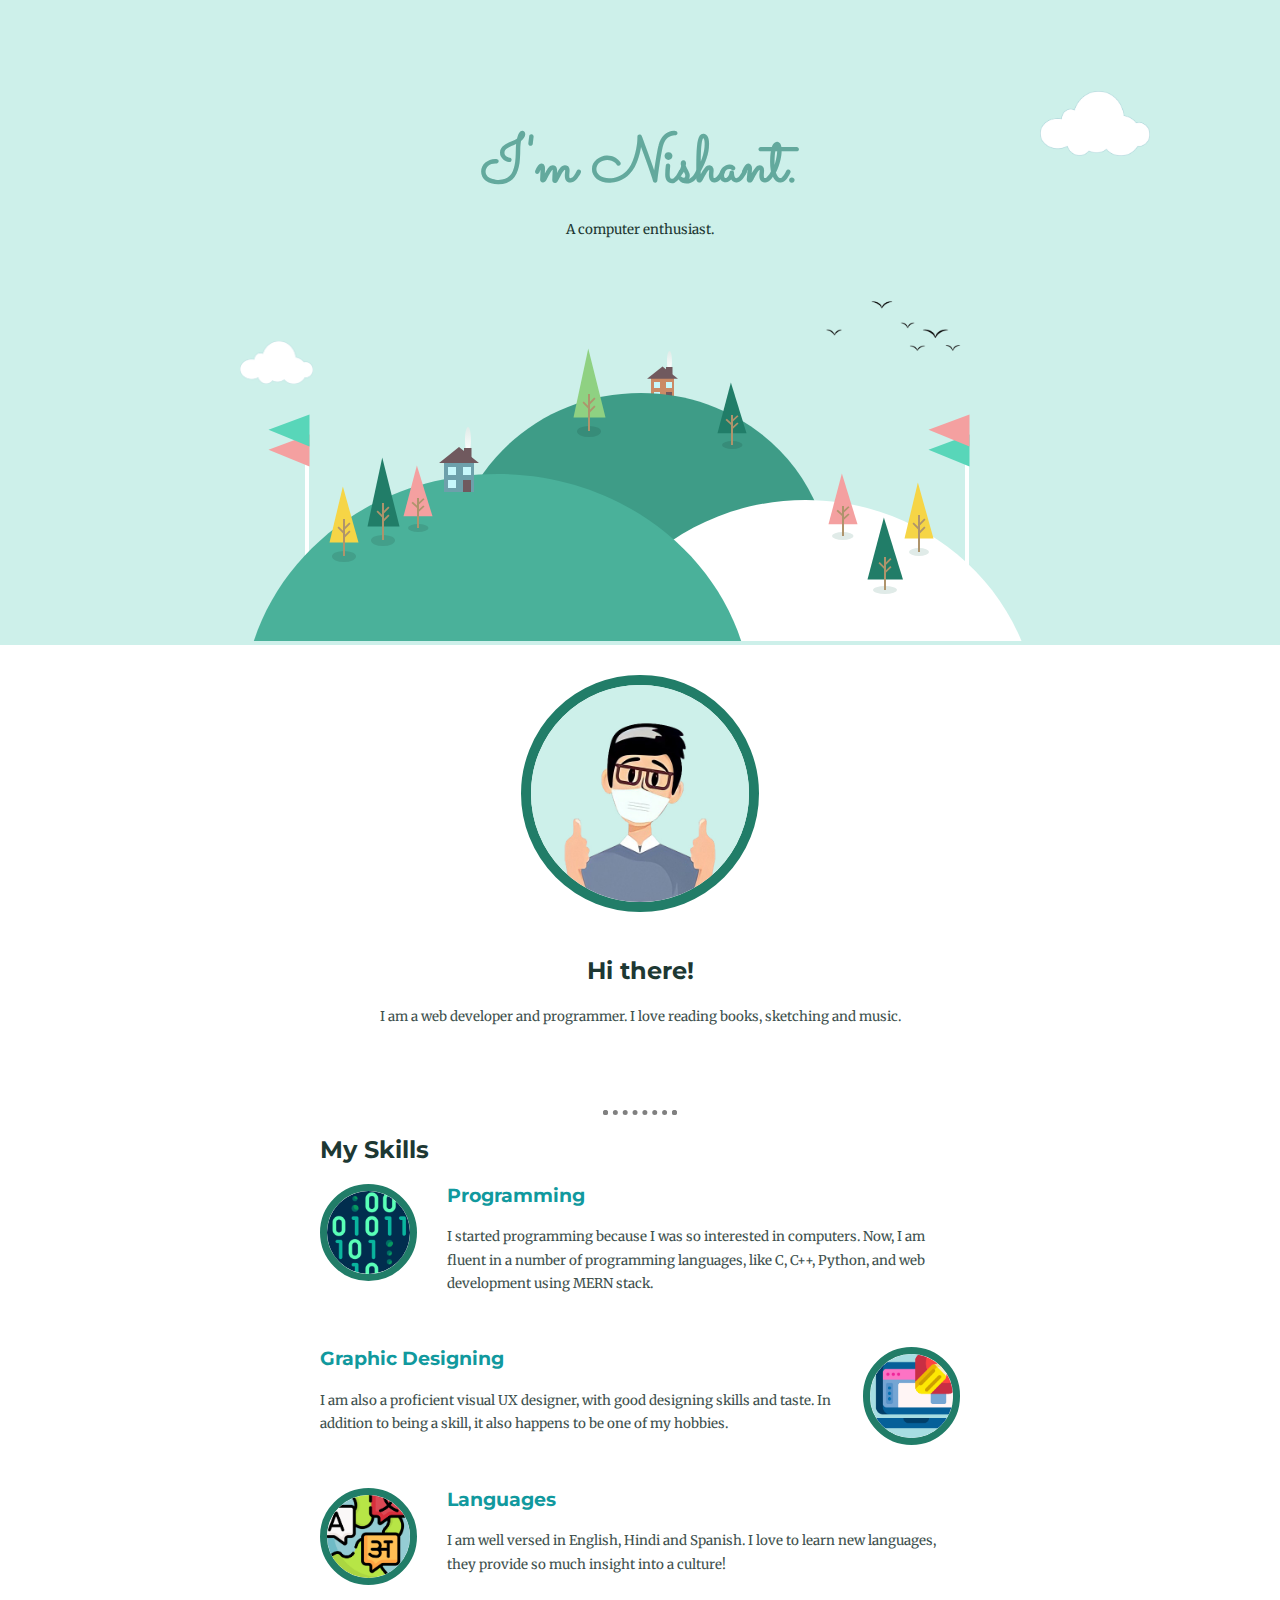
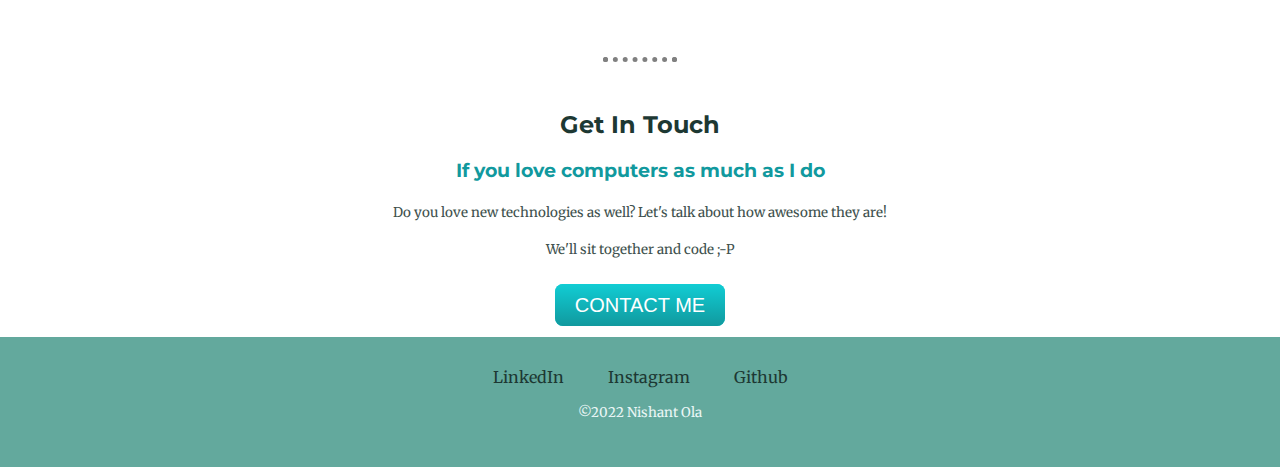
<file: index.html>
<!DOCTYPE html>
<html lang="en">

<head>
  <title>Nishant Ola</title>
  <meta charset='utf-8'>
  <meta content="About Nishant">
  <link rel="stylesheet" href="styles.css">
  <link rel="icon" type="image" href="favicon.ico">
  <link rel="preconnect" href="https://fonts.googleapis.com">
  <link rel="preconnect" href="https://fonts.gstatic.com" crossorigin>
  <link
    href="https://fonts.googleapis.com/css2?family=Merriweather:wght@300&family=Montserrat:wght@100&family=Sacramento&display=swap"
    rel="stylesheet">
</head>

<body>
  <div class="green">
    <div class="mainTitle">
      <h1>I'm Nishant.</h1>
      <p class="intro">A computer enthusiast.</p>
    </div>

    <div class="mountains">
      <img class="topMountain" src="white-cloud.png" alt="cute vector of a white cloud" width="73px"
        height="auto">
      <img class="birds" src="birds copy.png" alt="cute vector of birds at a distance" width="15%"
        height="auto">
      <img class="mountains" src="land.svg" alt="cute vector art of mountains">
      <img class="lowerMountain" src="white-cloud.png" alt="cute vector of a white cloud" width="110px"
        height="auto">
    </div>
  </div>
  <div class="middle-container">
    <div class="profile">
      <img class="NishantCartoon" src="boy .jpg" alt="a cartoon of Nishant">
      <h2>Hi there!</h2>
      <p>I am a web developer and programmer. I love reading books, sketching and music.</p>
      <br><br><br>
    </div>
    <hr>
    <div class="skills" width="50%">
      <h2>My Skills</h2>
      <div class="skill-row">
        <img class="code" src="binary-code.png" alt="binary code graphic">
        <h3>Programming</h3>
        <p>I started programming because I was so interested in computers. Now, I am fluent in a number of programming
          languages, like C, C++, Python, and web development using MERN stack.</p>
      </div>
      <br>
      <div class="skill-row">
        <img class="design" src="design.png" alt="a vector art of graphic design">
        <h3>Graphic Designing</h3>
        <p>I am also a proficient visual UX designer, with good designing skills and taste. In addition to being a
          skill, it also happens to be one of my hobbies.</p>
      </div>
      <br>
      <div class="skill-row">
        <img class="languages" src="languages.png" alt="languages vector">
        <h3>Languages</h3>
        <p>I am well versed in English, Hindi and Spanish. I love to learn new languages, they provide so much insight into a culture!</p>
      </div>
    </div>
    <br><br><br>
    <hr>
    <br>
    <div class="contact-me">
      <h2>Get In Touch</h2>
      <h3>If you love computers as much as I do</h3>
      <p>Do you love new technologies as well? Let's talk about how awesome they are!</p>
      <p> We'll sit together and code ;-P</p>
      <br>
      <a class="btn" href="mailto:nishant.ola22@email.com">CONTACT ME</a>
    </div>
  </div>
  <br>


  <div class="bottom-container">
    <a class="footer-link" href="https://www.linkedin.com/in/nishant-ola-490712228/">LinkedIn</a>
    <a class="footer-link" href="https://www.instagram.com/nishant_ola/">Instagram</a>
    <a class="footer-link" href="https://github.com/ola-nishant">Github</a>
    <br>
    <p class="copywrite">©2022 Nishant Ola</p>
  </div>

</body>

</html>
</file>
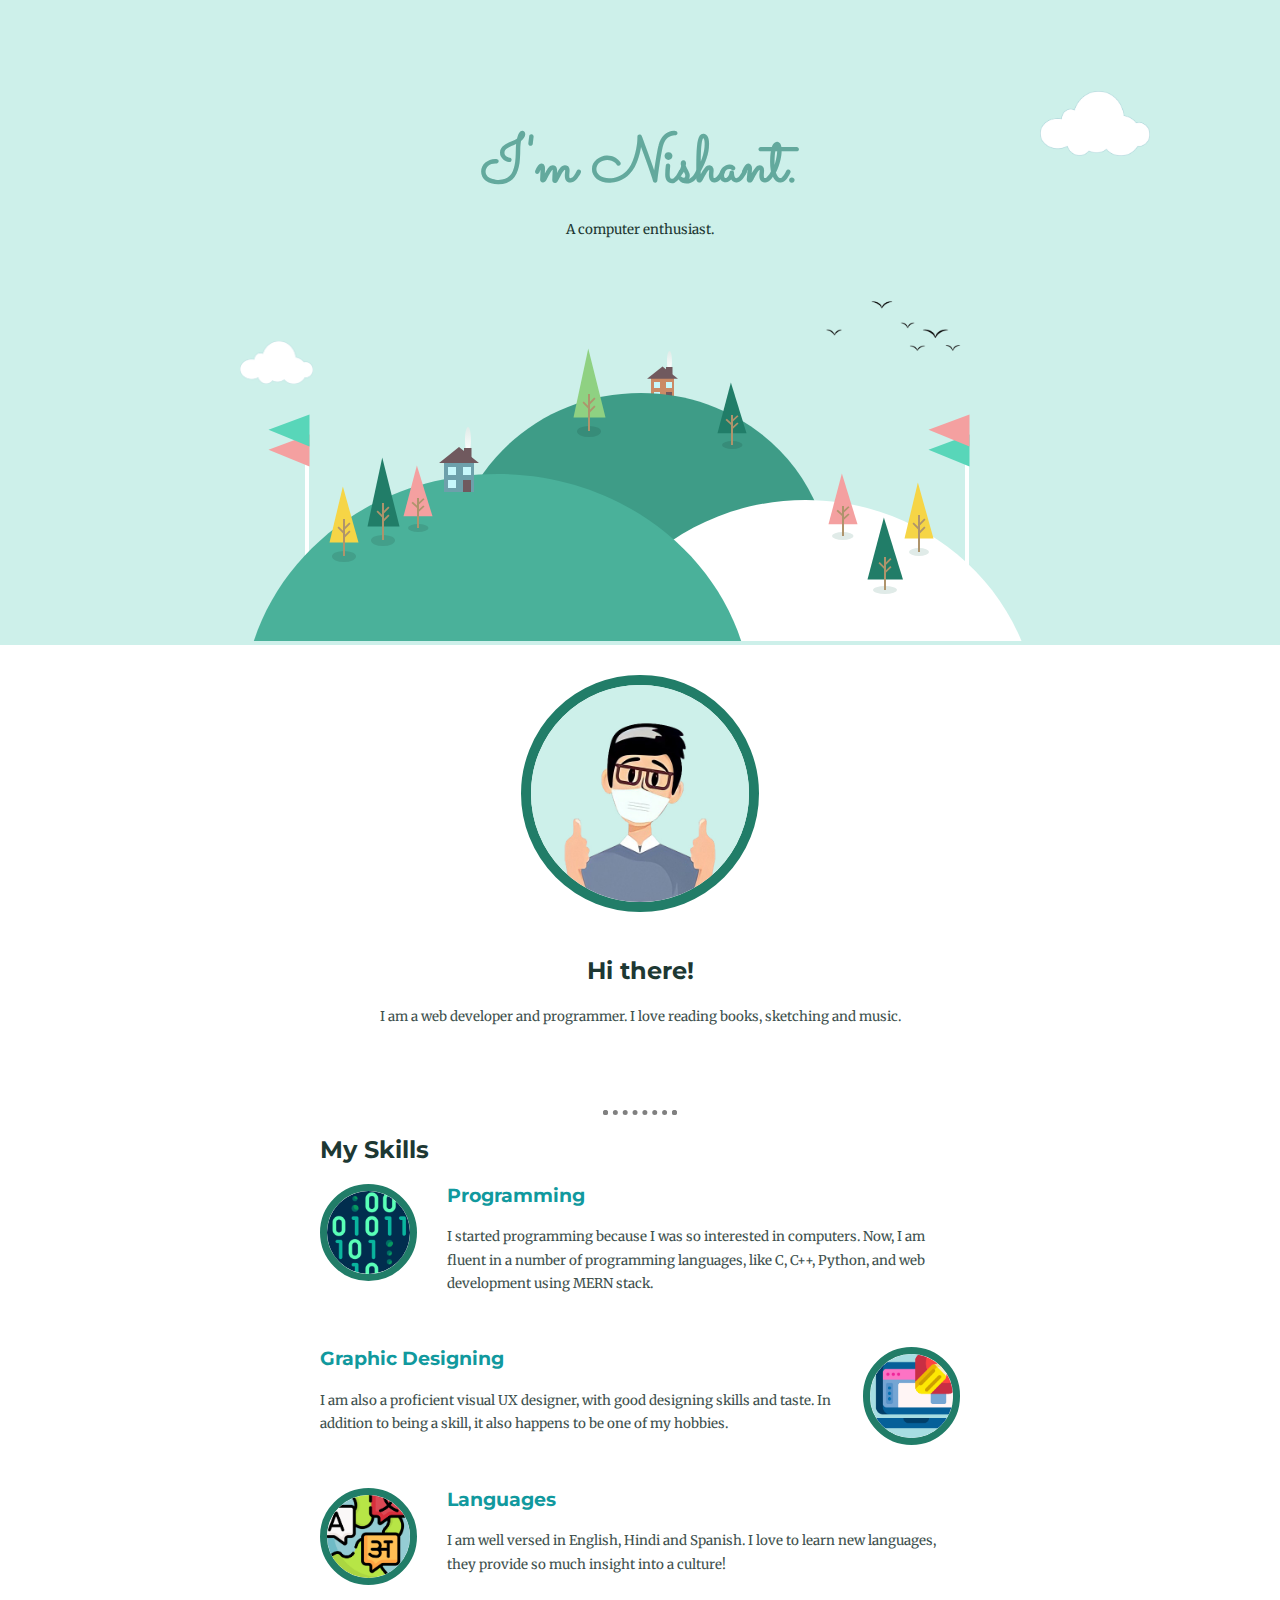
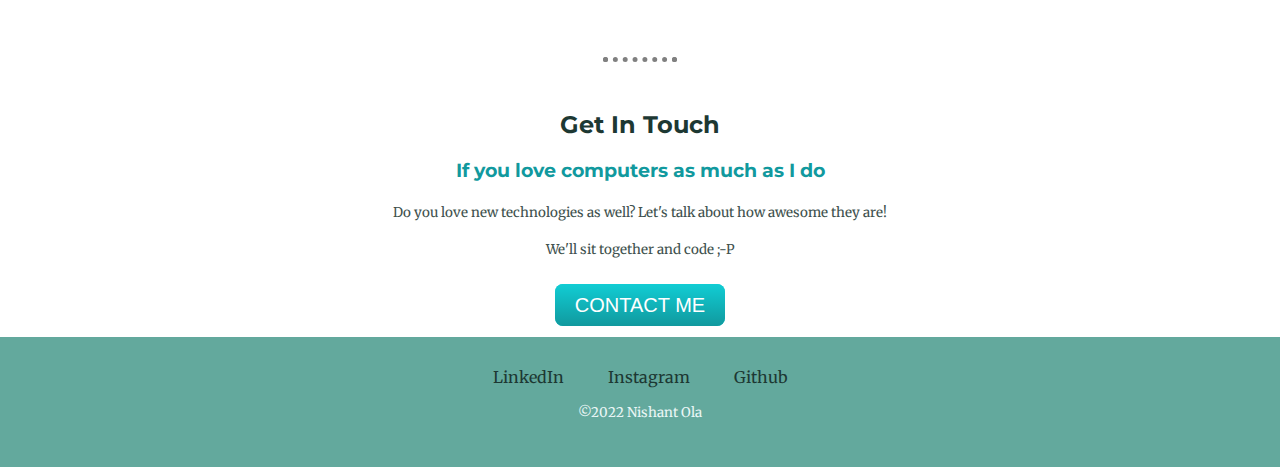
<file: index - Copy.html>
<!DOCTYPE html>
<html lang="en">

<head>
  <title>Nishant Ola</title>
  <meta charset='utf-8'>
  <meta content="About Nishant">
  <link rel="stylesheet" href="styles.css">
  <link rel="icon" type="image" href="favicon.ico">
  <link rel="preconnect" href="https://fonts.googleapis.com">
  <link rel="preconnect" href="https://fonts.gstatic.com" crossorigin>
  <link
    href="https://fonts.googleapis.com/css2?family=Merriweather:wght@300&family=Montserrat:wght@100&family=Sacramento&display=swap"
    rel="stylesheet">
</head>

<body>
  <div class="green">
    <div class="mainTitle">
      <h1>I'm Nishant.</h1>
      <p class="intro">A computer enthusiast.</p>
    </div>

    <div class="mountains">
      <img class="topMountain" src="white-cloud.png" alt="cute vector of a white cloud" width="73px"
        height="auto">
      <img class="birds" src="birds copy.png" alt="cute vector of birds at a distance" width="15%"
        height="auto">
      <img class="mountains" src="land.svg" alt="cute vector art of mountains">
      <img class="lowerMountain" src="white-cloud.png" alt="cute vector of a white cloud" width="110px"
        height="auto">
    </div>
  </div>
  <div class="middle-container">
    <div class="profile">
      <img class="NishantCartoon" src="boy .jpg" alt="a cartoon of Nishant">
      <h2>Hi there!</h2>
      <p>I am a web developer and programmer. I love reading books, sketching and music.</p>
      <br><br><br>
    </div>
    <hr>
    <div class="skills" width="50%">
      <h2>My Skills</h2>
      <div class="skill-row">
        <img class="code" src="binary-code.png" alt="binary code graphic">
        <h3>Programming</h3>
        <p>I started programming because I was so interested in computers. Now, I am fluent in a number of programming
          languages, like C, C++, Python, and web development using MERN stack.</p>
      </div>
      <br>
      <div class="skill-row">
        <img class="design" src="design.png" alt="a vector art of graphic design">
        <h3>Graphic Designing</h3>
        <p>I am also a proficient visual UX designer, with good designing skills and taste. In addition to being a
          skill, it also happens to be one of my hobbies.</p>
      </div>
      <br>
      <div class="skill-row">
        <img class="languages" src="languages.png" alt="languages vector">
        <h3>Languages</h3>
        <p>I am well versed in English, Hindi and Spanish. I love to learn new languages, they provide so much insight into a culture!</p>
      </div>
    </div>
    <br><br><br>
    <hr>
    <br>
    <div class="contact-me">
      <h2>Get In Touch</h2>
      <h3>If you love computers as much as I do</h3>
      <p>Do you love new technologies as well? Let's talk about how awesome they are!</p>
      <p> We'll sit together and code ;-P</p>
      <br>
      <a class="btn" href="mailto:nishant.ola22@email.com">CONTACT ME</a>
    </div>
  </div>
  <br>


  <div class="bottom-container">
    <a class="footer-link" href="https://www.linkedin.com/in/nishant-ola-490712228/">LinkedIn</a>
    <a class="footer-link" href="https://www.instagram.com/nishant_ola/">Instagram</a>
    <a class="footer-link" href="https://github.com/ola-nishant">Github</a>
    <br>
    <p class="copywrite">©2022 Nishant Ola</p>
  </div>

</body>

</html>
</file>
<file: styles.css>
.green {
    background-color: #CDF0EA;
}

.mainTitle {
    margin: 0 0 100px;
}

h1 {
    color: #63a99d;
    font-family: 'Sacramento', cursive;
    font-size: 65px;
    padding: 120px 0 0 0;
    margin: 0 0 50px 0;
    line-height: 1.5;
}

.intro {
    margin: -50px 0 0 0;
    color: #1d3833;
}

h2 {
    font-family: 'Montserrat', sans-serif;
    font-weight: bold;
    color: #1d3833;
}

h3 {
    font-family: 'Montserrat', sans-serif;
    color: #11999E;
}

body {
    text-align: center;
    font-family: 'Merriweather', serif;
    margin: 0 0 0 0;
    color: #40514E;
}

.mountains {
    position: relative;
    margin: 0 0 0 0;
}

.birds {
    position: absolute;
    margin: -100px 0 0 550px;
}

.topMountain {
    position: absolute;
}

.lowerMountain {
    position: absolute;
    margin: -250px 0 0 0;
}

.NishantCartoon {
    border-radius: 50%;
    border-width: 10px;
    border-color: #217d68;
    border-style: solid;
    width: 17%;
    margin: 30px 0 20px 0;
}

.code {
    border-radius: 50%;
    border-style: solid;
    border-width: 7px;
    border-color: #217d68;
    width: 13%;
    float: left;
    margin: 0 30px 0 0;
}

.design {
    border-radius: 50%;
    border-style: solid;
    border-width: 7px;
    border-color: #217d68;
    width: 13%;
    float: right;
    margin: 0 0 0 30px;
}

a {
    color: #11999E;
}

.skills {
    width: 50%;
    margin: 0 auto;
    text-align: left;
}

p {
    font-size: smaller;
    line-height: 1.75;
}

.btn {
    background: #11cdd4;
    background-image: -webkit-linear-gradient(top, #11cdd4, #11999e);
    background-image: -moz-linear-gradient(top, #11cdd4, #11999e);
    background-image: -ms-linear-gradient(top, #11cdd4, #11999e);
    background-image: -o-linear-gradient(top, #11cdd4, #11999e);
    background-image: linear-gradient(to bottom, #11cdd4, #11999e);
    -webkit-border-radius: 8;
    -moz-border-radius: 8;
    border-radius: 8px;
    font-family: Arial;
    color: #ffffff;
    font-size: 20px;
    padding: 10px 20px 10px 20px;
    text-decoration: none;
}

.btn:hover {
    background: #30e3cb;
    background-image: -webkit-linear-gradient(top, #30e3cb, #2bc4ad);
    background-image: -moz-linear-gradient(top, #30e3cb, #2bc4ad);
    background-image: -ms-linear-gradient(top, #30e3cb, #2bc4ad);
    background-image: -o-linear-gradient(top, #30e3cb, #2bc4ad);
    background-image: linear-gradient(to bottom, #30e3cb, #2bc4ad);
    text-decoration: none;
}

hr {
    width: 5%;
    border-style: dotted;
    border-top: 3px;
    height: 0px;
    border-color: grey;
    border-width: 5px;
}

.bottom-container {
    background-color: #63a99d;
    padding: 30px;
}

a {
    margin: 0 20px 0 20px;
    color: #1d3833;
    text-decoration: none;
}

.copywrite {
    color: #EAF6F6;
}

a:hover {
    color: #EAF6F6;
}

.languages {
    border-radius: 50%;
    border-style: solid;
    border-width: 7px;
    border-color: #217d68;
    width: 13%;
    float: left;
    margin: 0 30px 0 0;
}
</file>
